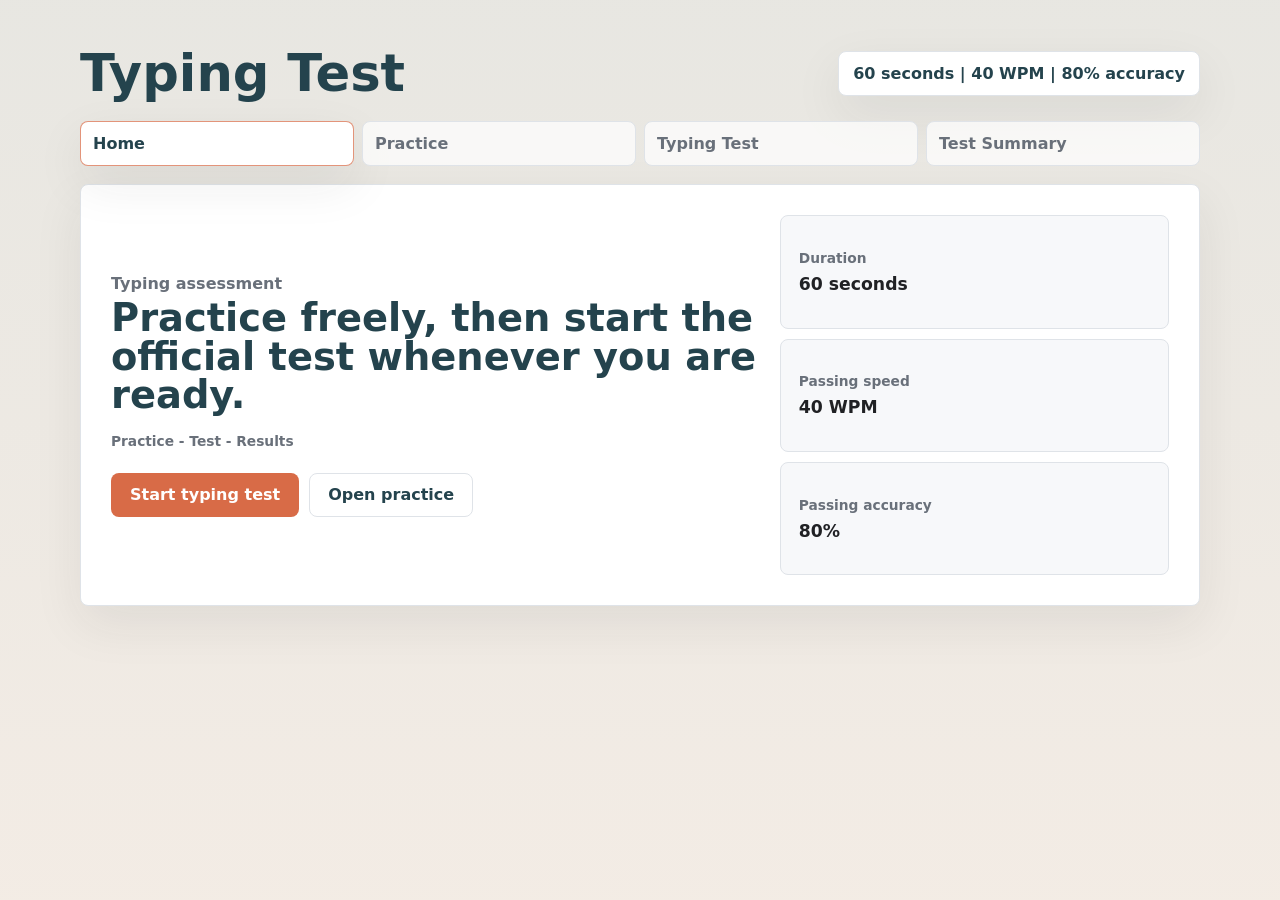
<file: index.html>
<!DOCTYPE html>
<html lang="en">
<head>
    <meta charset="UTF-8">
    <meta name="viewport" content="width=device-width, initial-scale=1.0">
    <title>Somewhere Typing Test</title>
    <link rel="stylesheet" type="text/css" href="style.css">
</head>
<body>
    <main class="assessment-shell">
        <header class="app-header">
            <div>
                <h1>Typing Test</h1>
            </div>
            <div class="attempt-pill">60 seconds | 40 WPM | 80% accuracy</div>
        </header>

        <nav class="stepper" aria-label="Assessment progress">
            <button class="step" type="button" data-step-target="0">
                <span class="step-label">Home</span>
            </button>
            <button class="step" type="button" data-step-target="1">
                <span class="step-label">Practice</span>
            </button>
            <button class="step" type="button" data-step-target="2">
                <span class="step-label">Typing Test</span>
            </button>
            <button class="step" type="button" data-step-target="3">
                <span class="step-label">Test Summary</span>
            </button>
        </nav>

        <section class="panel" data-step="0">
            <div class="landing-grid">
                <div class="landing-copy">
                    <p class="section-kicker">Typing assessment</p>
                    <h2>Practice freely, then start the official test whenever you are ready.</h2>
                    <p>
                        Practice - Test - Results
                    </p>
                    <div class="landing-actions">
                        <button class="primary-btn" type="button" data-jump-target="2">Start typing test</button>
                        <button class="secondary-btn" type="button" data-jump-target="1">Open practice</button>
                    </div>
                </div>

                <dl class="landing-stats">
                    <div>
                        <dt>Duration</dt>
                        <dd>60 seconds</dd>
                    </div>
                    <div>
                        <dt>Passing speed</dt>
                        <dd>40 WPM</dd>
                    </div>
                    <div>
                        <dt>Passing accuracy</dt>
                        <dd>80%</dd>
                    </div>
                </dl>
            </div>
        </section>

        <section class="panel" data-step="1" hidden>
            <div class="panel-heading with-actions">
                <div>
                    <p class="section-kicker">Practice mode</p>
                    <h2>Practice</h2>
                </div>
                <div class="timer-chip"><span id="practiceTime">60</span>s</div>
            </div>

            <div class="metrics-grid compact">
                <div class="metric">
                    <span>WPM</span>
                    <strong id="practiceWpm">0</strong>
                </div>
                <div class="metric">
                    <span>Accuracy</span>
                    <strong id="practiceAccuracy">100%</strong>
                </div>
                <div class="metric">
                    <span>Errors</span>
                    <strong id="practiceErrors">0</strong>
                </div>
            </div>

            <div class="typing-layout">
                <div class="passage" id="practicePassage" aria-label="Practice passage"></div>
                <textarea id="practiceInput" spellcheck="false" autocomplete="off" autocorrect="off" autocapitalize="off" disabled></textarea>
            </div>

            <div class="button-row split">
                <button class="secondary-btn" type="button" id="resetPractice">Reset practice</button>
                <div class="cluster">
                    <button class="primary-btn" type="button" id="startPractice">Start practice</button>
                    <button class="primary-btn" type="button" data-jump-target="2">Open typing test</button>
                </div>
            </div>
        </section>

        <section class="panel" data-step="2" hidden>
            <div class="panel-heading with-actions">
                <div>
                    <p class="section-kicker">Official attempt</p>
                    <h2>Typing Test</h2>
                </div>
                <div class="timer-chip official"><span id="testTime">60</span>s</div>
            </div>

            <div class="metrics-grid">
                <div class="metric">
                    <span>Net WPM</span>
                    <strong id="testWpm">0</strong>
                </div>
                <div class="metric">
                    <span>Accuracy</span>
                    <strong id="testAccuracy">100%</strong>
                </div>
                <div class="metric">
                    <span>Errors</span>
                    <strong id="testErrors">0</strong>
                </div>
                <div class="metric">
                    <span>Typed</span>
                    <strong id="testTyped">0</strong>
                </div>
            </div>

            <div class="progress-track" aria-hidden="true">
                <div id="testProgress" class="progress-fill"></div>
            </div>

            <div class="typing-layout official-test">
                <div class="passage" id="testPassage" aria-label="Official test passage"></div>
                <textarea id="testInput" spellcheck="false" autocomplete="off" autocorrect="off" autocapitalize="off" disabled></textarea>
            </div>

            <div class="button-row split">
                <button class="secondary-btn" type="button" data-jump-target="1">Open practice</button>
                <div class="cluster">
                    <button class="primary-btn" type="button" id="startTest">Start test</button>
                    <button class="primary-btn" type="button" id="viewSummary" disabled>View summary</button>
                </div>
            </div>
        </section>

        <section class="panel" data-step="3" hidden>
            <div class="panel-heading">
                <p class="section-kicker">Results</p>
                <h2>Test Summary</h2>
            </div>

            <div class="summary-status" id="summaryStatus">
                Complete the official test to generate a result.
            </div>

            <dl class="summary-grid">
                <div>
                    <dt>Net WPM</dt>
                    <dd id="summaryWpm">-</dd>
                </div>
                <div>
                    <dt>Accuracy</dt>
                    <dd id="summaryAccuracy">-</dd>
                </div>
                <div>
                    <dt>Errors</dt>
                    <dd id="summaryErrors">-</dd>
                </div>
                <div>
                    <dt>Time used</dt>
                    <dd id="summaryTime">-</dd>
                </div>
                <div>
                    <dt>Result date</dt>
                    <dd id="summaryDate">-</dd>
                </div>
            </dl>

            <div class="button-row split">
                <button class="secondary-btn" type="button" id="newAssessment">New assessment</button>
                <button class="primary-btn" type="button" id="printSummary">Print result</button>
            </div>
        </section>
    </main>

    <script src="typing.js"></script>
</body>
</html>
</file>
<file: style.css>
:root {
    --page: #f4f1eb;
    --surface: #ffffff;
    --surface-muted: #f7f8fa;
    --ink: #202124;
    --muted: #69707a;
    --line: #dfe3e8;
    --brand: #24434d;
    --accent: #d86b47;
    --blue: #3565a8;
    --gold: #f2c14e;
    --success: #1f8a5b;
    --danger: #c44536;
    --shadow: 0 18px 50px rgba(32, 33, 36, 0.08);
}

* {
    box-sizing: border-box;
}

html {
    min-width: 320px;
}

body {
    margin: 0;
    min-height: 100vh;
    font-family: Inter, ui-sans-serif, system-ui, -apple-system, BlinkMacSystemFont, "Segoe UI", sans-serif;
    color: var(--ink);
    background:
        linear-gradient(180deg, rgba(36, 67, 77, 0.06), rgba(216, 107, 71, 0.04)),
        var(--page);
}

button,
input,
textarea {
    font: inherit;
}

button {
    min-height: 44px;
}

.assessment-shell {
    width: min(1120px, calc(100% - 32px));
    margin: 0 auto;
    padding: 30px 0 46px;
}

.app-header {
    display: flex;
    align-items: center;
    justify-content: space-between;
    gap: 20px;
    padding: 18px 0 22px;
}

.section-kicker,
.metric span,
dt,
.attempt-pill {
    letter-spacing: 0;
}

h1,
h2 {
    margin: 0;
    color: var(--brand);
}

h1 {
    font-size: clamp(2rem, 4vw, 3.45rem);
    line-height: 1;
}

h2 {
    font-size: clamp(1.55rem, 3vw, 2.2rem);
}

.attempt-pill,
.timer-chip {
    border: 1px solid var(--line);
    border-radius: 8px;
    background: var(--surface);
    color: var(--brand);
    font-weight: 800;
    padding: 12px 14px;
    white-space: nowrap;
    box-shadow: var(--shadow);
}

.stepper {
    display: grid;
    grid-template-columns: repeat(4, minmax(0, 1fr));
    gap: 8px;
    margin-bottom: 18px;
}

.step {
    display: flex;
    align-items: center;
    gap: 10px;
    width: 100%;
    padding: 12px;
    border: 1px solid var(--line);
    border-radius: 8px;
    background: rgba(255, 255, 255, 0.72);
    color: var(--muted);
    text-align: left;
    cursor: pointer;
}

.step:disabled {
    cursor: not-allowed;
    opacity: 0.56;
}

.step.is-active {
    border-color: rgba(216, 107, 71, 0.72);
    background: var(--surface);
    color: var(--brand);
    box-shadow: var(--shadow);
}

.step-number {
    display: inline-grid;
    place-items: center;
    flex: 0 0 30px;
    width: 30px;
    height: 30px;
    border-radius: 50%;
    background: #e9edf0;
    color: var(--brand);
    font-weight: 800;
}

.step-label {
    min-width: 0;
    font-weight: 800;
    line-height: 1.2;
}

.panel {
    border: 1px solid var(--line);
    border-radius: 8px;
    background: var(--surface);
    padding: clamp(18px, 3vw, 30px);
    box-shadow: var(--shadow);
}

.panel[hidden] {
    display: none;
}

.panel-heading {
    margin-bottom: 22px;
}

.panel-heading.with-actions {
    display: flex;
    align-items: center;
    justify-content: space-between;
    gap: 16px;
}

.section-kicker {
    margin: 0 0 6px;
    color: var(--muted);
    font-weight: 800;
}

.landing-grid {
    display: grid;
    grid-template-columns: minmax(0, 1.25fr) minmax(280px, 0.75fr);
    gap: 20px;
    align-items: stretch;
}

.landing-copy {
    display: grid;
    align-content: center;
    min-height: 360px;
}

.landing-copy h2 {
    max-width: 53ch;
    font-size: clamp(1.55rem, 3vw, 3.2rem);
    line-height: 1;
}

.landing-copy p:not(.section-kicker) {
    max-width: 58ch;
    margin: 18px 0 0;
    color: var(--muted);
    font-size: 0.86rem;
    font-weight: 700;
}

.landing-actions {
    display: flex;
    flex-wrap: wrap;
    gap: 10px;
    margin-top: 24px;
}

.landing-stats {
    display: grid;
    gap: 10px;
    margin: 0;
}

.landing-stats div {
    display: grid;
    align-content: center;
    min-height: 110px;
    border: 1px solid var(--line);
    border-radius: 8px;
    background: var(--surface-muted);
    padding: 18px;
}

.summary-grid {
    display: grid;
    grid-template-columns: repeat(2, minmax(0, 1fr));
    gap: 10px;
    margin: 0;
}

.summary-grid div,
.metric {
    border: 1px solid var(--line);
    border-radius: 8px;
    background: var(--surface-muted);
    padding: 16px;
}

dt {
    color: var(--muted);
    font-size: 0.86rem;
    font-weight: 800;
}

dd {
    margin: 8px 0 0;
    color: var(--ink);
    font-size: 1.08rem;
    font-weight: 800;
    overflow-wrap: anywhere;
}

label {
    display: grid;
    gap: 8px;
    color: var(--brand);
    font-weight: 800;
}

input,
textarea {
    width: 100%;
    border: 1px solid var(--line);
    border-radius: 8px;
    background: #ffffff;
    color: var(--ink);
    outline: none;
}

input {
    min-height: 48px;
    padding: 11px 12px;
}

input:focus,
textarea:focus {
    border-color: var(--blue);
    box-shadow: 0 0 0 4px rgba(53, 101, 168, 0.14);
}

input.is-invalid {
    border-color: var(--danger);
}

.metrics-grid {
    display: grid;
    grid-template-columns: repeat(4, minmax(0, 1fr));
    gap: 10px;
    margin-bottom: 16px;
}

.metrics-grid.compact {
    grid-template-columns: repeat(3, minmax(0, 1fr));
}

.metric {
    min-height: 96px;
}

.metric span {
    display: block;
    color: var(--muted);
    font-size: 0.86rem;
    font-weight: 800;
}

.metric strong {
    display: block;
    margin-top: 10px;
    color: var(--brand);
    font-size: clamp(1.55rem, 4vw, 2.35rem);
    line-height: 1;
}

.typing-layout {
    display: grid;
    grid-template-columns: 1fr;
    gap: 14px;
}

.passage {
    min-height: 210px;
    max-height: 330px;
    overflow: auto;
    border: 1px solid var(--line);
    border-radius: 8px;
    background: #fbfcfd;
    padding: 18px;
    color: #2b3137;
    font-family: "Cascadia Mono", "SFMono-Regular", Consolas, monospace;
    font-size: 1.06rem;
    line-height: 1.75;
    white-space: pre-wrap;
}

.passage span {
    border-radius: 3px;
}

.passage .correct {
    color: var(--success);
}

.passage .incorrect {
    color: #ffffff;
    background: var(--danger);
}

.passage .current {
    outline: 2px solid rgba(53, 101, 168, 0.45);
    background: rgba(53, 101, 168, 0.12);
}

textarea {
    min-height: 150px;
    padding: 16px;
    resize: vertical;
    font-family: "Cascadia Mono", "SFMono-Regular", Consolas, monospace;
    font-size: 1.02rem;
    line-height: 1.7;
}

textarea:disabled {
    background: #edf0f3;
    cursor: not-allowed;
}

.timer-chip {
    min-width: 92px;
    text-align: center;
    font-size: 1.2rem;
}

.timer-chip.official {
    background: var(--brand);
    color: #ffffff;
}

.progress-track {
    width: 100%;
    height: 10px;
    margin-bottom: 16px;
    overflow: hidden;
    border-radius: 999px;
    background: #e6eaee;
}

.progress-fill {
    width: 0%;
    height: 100%;
    border-radius: inherit;
    background: linear-gradient(90deg, var(--blue), var(--accent));
    transition: width 0.25s ease;
}

.button-row {
    display: flex;
    justify-content: flex-end;
    gap: 10px;
    margin-top: 22px;
}

.button-row.split {
    justify-content: space-between;
}

.cluster {
    display: flex;
    flex-wrap: wrap;
    justify-content: flex-end;
    gap: 10px;
}

.primary-btn,
.secondary-btn {
    border: 1px solid transparent;
    border-radius: 8px;
    padding: 11px 18px;
    font-weight: 900;
    cursor: pointer;
}

.primary-btn {
    background: var(--accent);
    color: #ffffff;
}

.primary-btn:hover:not(:disabled) {
    background: #c85e3d;
}

.secondary-btn {
    border-color: var(--line);
    background: #ffffff;
    color: var(--brand);
}

.secondary-btn:hover:not(:disabled) {
    background: var(--surface-muted);
}

button:disabled {
    cursor: not-allowed;
    opacity: 0.55;
}

.summary-status {
    border-radius: 8px;
    padding: 16px;
    margin-bottom: 16px;
    background: var(--surface-muted);
    color: var(--brand);
    font-size: clamp(1.12rem, 3vw, 1.55rem);
    font-weight: 900;
}

.summary-status.pass {
    background: #e8f5ee;
    color: var(--success);
}

.summary-status.fail {
    background: #fae9e6;
    color: var(--danger);
}

@media (max-width: 820px) {
    .app-header,
    .panel-heading.with-actions,
    .button-row.split {
        align-items: stretch;
        flex-direction: column;
    }

    .stepper {
        grid-template-columns: 1fr;
    }

    .step {
        min-height: 58px;
    }

    .landing-grid {
        grid-template-columns: 1fr;
    }

    .landing-copy {
        min-height: auto;
    }

    .landing-copy h2 {
        max-width: none;
    }

    .landing-actions {
        justify-content: stretch;
    }

    .summary-grid,
    .metrics-grid,
    .metrics-grid.compact {
        grid-template-columns: 1fr;
    }

    .attempt-pill,
    .timer-chip {
        width: 100%;
        text-align: center;
    }

    .button-row,
    .cluster {
        justify-content: stretch;
    }

    .primary-btn,
    .secondary-btn {
        width: 100%;
    }
}

@media print {
    body {
        background: #ffffff;
    }

    .stepper,
    .button-row,
    .panel:not([data-step="3"]) {
        display: none !important;
    }

    .assessment-shell {
        width: 100%;
        padding: 0;
    }

    .panel {
        border: 0;
        box-shadow: none;
    }
}
</file>
